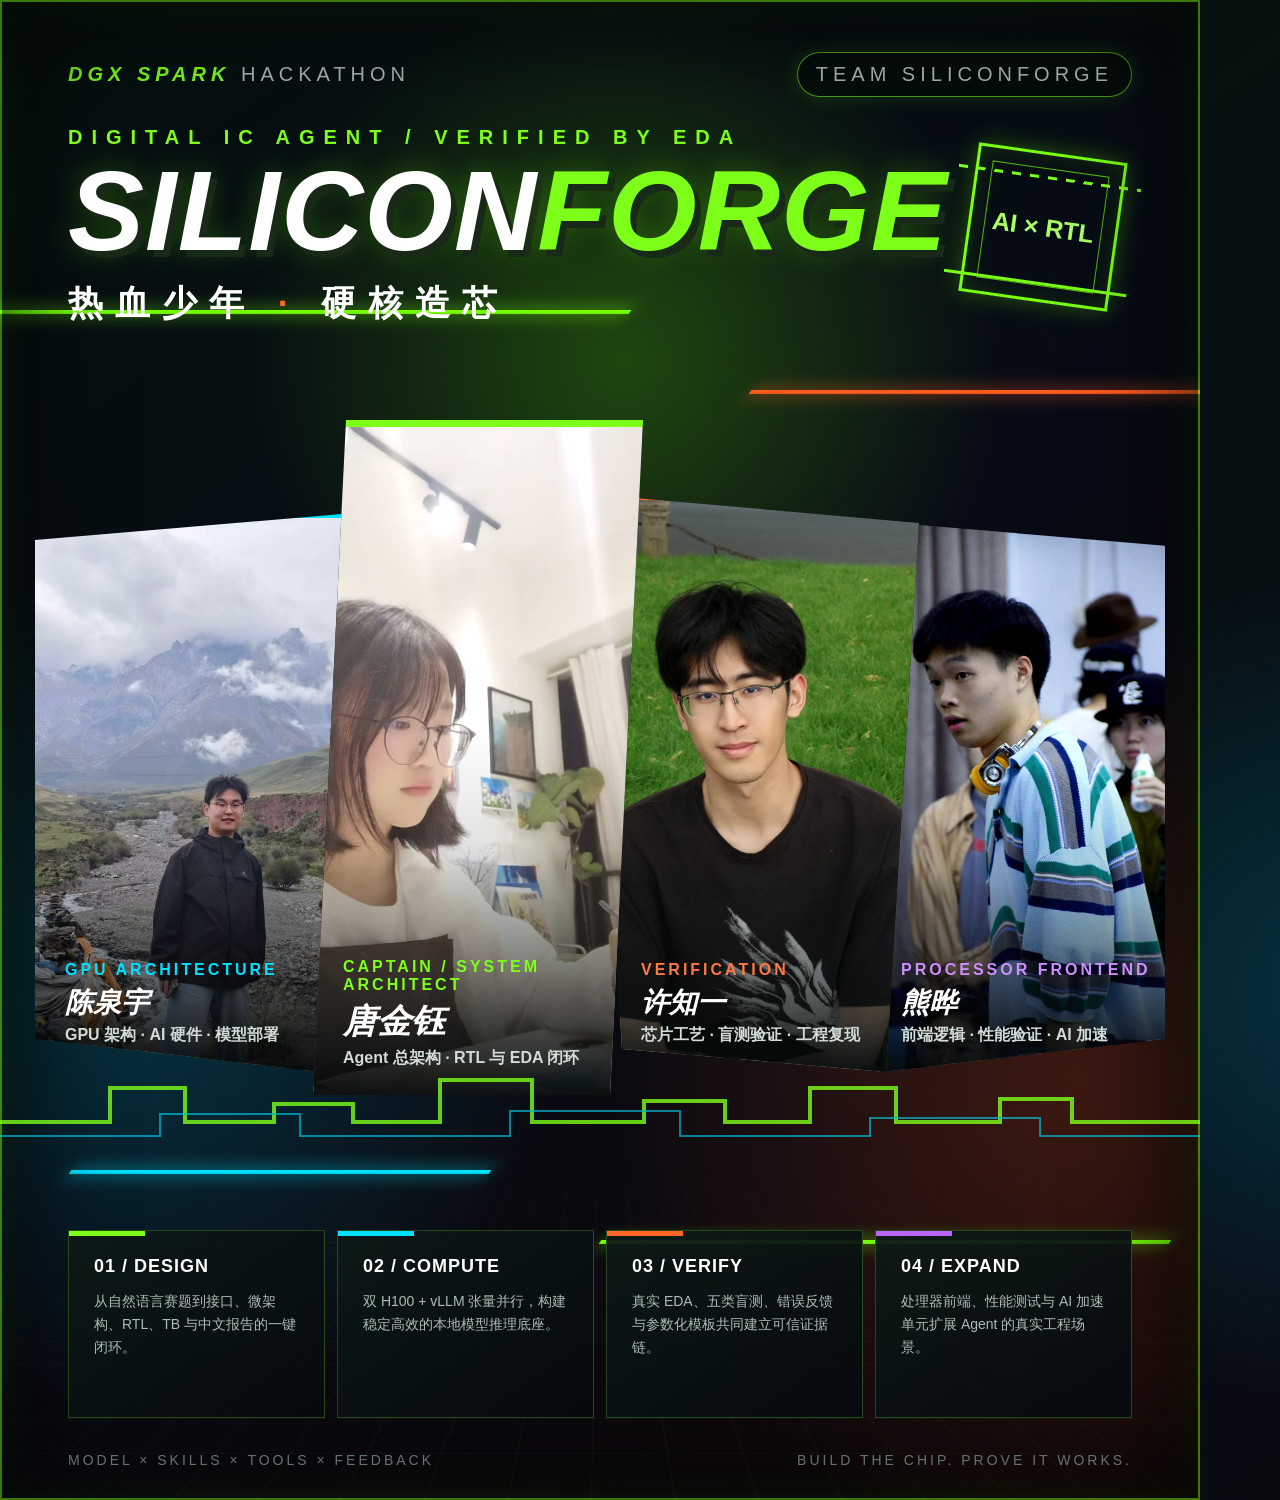
<file: docs/assets/team-poster.html>
<!doctype html>
<html lang="zh-CN">
<head>
  <meta charset="utf-8">
  <meta name="viewport" content="width=1200, initial-scale=1">
  <title>SiliconForge 团队海报</title>
  <style>
    * { box-sizing: border-box; }
    html, body { margin: 0; width: 1200px; height: 1500px; overflow: hidden; }
    body {
      font-family: "Microsoft YaHei", "Noto Sans SC", sans-serif;
      color: #fff;
      background:
        radial-gradient(circle at 52% 24%, rgba(111,255,0,.24), transparent 29%),
        radial-gradient(circle at 12% 66%, rgba(0,225,255,.18), transparent 29%),
        radial-gradient(circle at 90% 72%, rgba(255,91,29,.2), transparent 31%),
        linear-gradient(145deg, #06110f 0%, #070b15 50%, #100708 100%);
    }
    .poster { position: relative; width: 1200px; height: 1500px; isolation: isolate; overflow: hidden; }
    .poster::before {
      content: ""; position: absolute; inset: 0; opacity: .2; z-index: -1;
      background-image:
        linear-gradient(rgba(112,255,0,.18) 1px, transparent 1px),
        linear-gradient(90deg, rgba(112,255,0,.18) 1px, transparent 1px);
      background-size: 54px 54px;
      transform: perspective(700px) rotateX(56deg) scale(1.55) translateY(360px);
      transform-origin: center bottom;
    }
    .poster::after {
      content: ""; position: absolute; inset: 0; pointer-events: none;
      border: 2px solid rgba(120,255,0,.45);
      box-shadow: inset 0 0 120px rgba(0,0,0,.88), inset 0 0 40px rgba(116,255,0,.12);
    }
    .glitch { position: absolute; height: 4px; transform: skewX(-34deg); filter: drop-shadow(0 0 8px currentColor); }
    .g1 { left: -60px; top: 310px; width: 690px; color:#74ff00; background:currentColor; }
    .g2 { right:-70px; top: 390px; width:520px; color:#ff5a1f; background:currentColor; }
    .g3 { left:70px; top: 1170px; width:420px; color:#00e1ff; background:currentColor; }
    .g4 { right:30px; top: 1240px; width:570px; color:#74ff00; background:currentColor; }
    .topline { position:absolute; left:68px; right:68px; top:52px; display:flex; align-items:center; justify-content:space-between; font-size:20px; letter-spacing:5px; color:#aab8b4; }
    .topline b { color:#7dff19; font-style:italic; }
    .badge { border:1px solid rgba(124,255,24,.6); padding:10px 18px; border-radius:999px; background:rgba(4,14,10,.78); box-shadow:0 0 20px rgba(112,255,0,.16); }
    .hero { position:absolute; left:68px; top:126px; z-index:5; }
    .hero .micro { font-size:20px; letter-spacing:9px; color:#7dff19; font-weight:800; }
    .hero h1 { margin:12px 0 0; font-family:Impact, "Arial Black", sans-serif; font-size:114px; line-height:.87; letter-spacing:1px; font-style:italic; text-transform:uppercase; text-shadow:6px 7px 0 #182918, 0 0 28px rgba(114,255,0,.28); }
    .hero h1 span { color:#7dff19; }
    .hero h2 { margin:20px 0 0; font-size:35px; letter-spacing:12px; font-weight:900; }
    .hero h2 em { color:#ff6727; font-style:normal; }
    .chip { position:absolute; right:82px; top:152px; width:150px; height:150px; border:3px solid #78ff12; transform:rotate(8deg); box-shadow:0 0 25px rgba(112,255,0,.3), inset 0 0 25px rgba(112,255,0,.15); }
    .chip::before { content:"AI × RTL"; position:absolute; inset:13px; display:grid; place-items:center; border:1px solid rgba(112,255,0,.7); color:#a9ff62; font-weight:900; text-align:center; font-size:25px; line-height:1.15; }
    .chip::after { content:""; position:absolute; left:-20px; right:-20px; top:21px; height:3px; background:repeating-linear-gradient(90deg,#7dff19 0 9px,transparent 9px 18px); box-shadow:0 106px 0 #7dff19; }
    .team { position:absolute; left:35px; right:35px; top:420px; height:700px; z-index:4; }
    .person { position:absolute; overflow:hidden; background:#0a1210; box-shadow:0 28px 55px rgba(0,0,0,.58); }
    .person img { width:100%; height:100%; object-fit:cover; filter:contrast(1.07) saturate(.94); }
    .person::after { content:""; position:absolute; inset:0; background:linear-gradient(180deg,transparent 45%,rgba(2,6,5,.12) 63%,rgba(3,7,8,.96) 100%); }
    .captain { left:278px; top:0; width:330px; height:675px; z-index:4; clip-path:polygon(10% 0,100% 0,90% 100%,0 100%); border-top:7px solid #7dff19; }
    .captain img { object-position:54% 46%; }
    .left { left:0; top:92px; width:330px; height:560px; z-index:2; clip-path:polygon(0 5%,100% 0,86% 100%,0 94%); border-top:6px solid #00e1ff; }
    .left img { object-position:54% 43%; }
    .right { left:554px; top:74px; width:330px; height:578px; z-index:3; clip-path:polygon(0 0,100% 5%,90% 100%,10% 96%); border-top:6px solid #ff6727; }
    .right img { object-position:50% 31%; }
    .fourth { right:0; top:98px; width:330px; height:554px; z-index:2; clip-path:polygon(0 0,100% 5%,100% 94%,14% 100%); border-top:6px solid #bd66ff; }
    .fourth img { object-position:44% 30%; }
    .tag { position:absolute; z-index:8; bottom:26px; left:30px; right:30px; }
    .tag small { display:block; color:#7dff19; font-size:16px; letter-spacing:3px; font-weight:900; }
    .tag strong { display:block; margin-top:5px; font-size:34px; font-style:italic; }
    .tag p { margin:3px 0 0; color:#d1dbd7; font-size:16px; font-weight:700; }
    .left .tag small { color:#00e1ff; }
    .right .tag small { color:#ff7841; }
    .fourth .tag small { color:#cf8dff; }
    .right .tag { left:52px; right:18px; }
    .fourth .tag { left:66px; right:12px; }
    .left .tag strong, .right .tag strong, .fourth .tag strong { font-size:28px; }
    .roles { position:absolute; left:68px; right:68px; bottom:82px; display:grid; grid-template-columns:1fr 1fr 1fr 1fr; gap:12px; z-index:8; }
    .role { min-height:188px; position:relative; padding:25px 25px 20px; background:linear-gradient(145deg,rgba(13,25,23,.94),rgba(6,10,15,.94)); border:1px solid rgba(135,255,54,.24); overflow:hidden; }
    .role::before { content:""; position:absolute; left:0; top:0; width:76px; height:5px; background:#7dff19; }
    .role:nth-child(2)::before { background:#00e1ff; }
    .role:nth-child(3)::before { background:#ff6727; }
    .role:nth-child(4)::before { background:#bd66ff; }
    .role b { font-size:18px; letter-spacing:1px; }
    .role p { margin:13px 0 0; color:#aebdb7; font-size:14px; line-height:1.65; }
    .footer { position:absolute; left:68px; right:68px; bottom:32px; display:flex; justify-content:space-between; color:#65736f; font-size:14px; letter-spacing:3px; z-index:8; }
    .wave { position:absolute; left:0; right:0; top:1070px; height:85px; opacity:.8; z-index:6; }
    .wave svg { width:100%; height:100%; }
  </style>
</head>
<body>
  <main class="poster">
    <i class="glitch g1"></i><i class="glitch g2"></i><i class="glitch g3"></i><i class="glitch g4"></i>
    <div class="topline"><span><b>DGX SPARK</b> HACKATHON</span><span class="badge">TEAM SILICONFORGE</span></div>
    <section class="hero">
      <div class="micro">DIGITAL IC AGENT / VERIFIED BY EDA</div>
      <h1>SILICON<span>FORGE</span></h1>
      <h2>热血少年 <em>·</em> 硬核造芯</h2>
    </section>
    <div class="chip"></div>
    <section class="team">
      <article class="person left"><img src="team/chen-quanyu.jpg"><div class="tag"><small>GPU ARCHITECTURE</small><strong>陈泉宇</strong><p>GPU 架构 · AI 硬件 · 模型部署</p></div></article>
      <article class="person captain"><img src="team/tang-jinyu.jpg"><div class="tag"><small>CAPTAIN / SYSTEM ARCHITECT</small><strong>唐金钰</strong><p>Agent 总架构 · RTL 与 EDA 闭环</p></div></article>
      <article class="person right"><img src="team/xu-zhiyi.jpg"><div class="tag"><small>VERIFICATION</small><strong>许知一</strong><p>芯片工艺 · 盲测验证 · 工程复现</p></div></article>
      <article class="person fourth"><img src="team/xiong-ye.jpg"><div class="tag"><small>PROCESSOR FRONTEND</small><strong>熊晔</strong><p>前端逻辑 · 性能验证 · AI 加速</p></div></article>
    </section>
    <div class="wave"><svg viewBox="0 0 1200 85" preserveAspectRatio="none"><path d="M0 52H110V18H185V52H274V34H353V52H440V10H532V52H644V31H725V52H810V18H896V52H1000V29H1072V52H1200" fill="none" stroke="#7dff19" stroke-width="4"/><path d="M0 66H160V44H300V66H510V41H680V66H870V48H1040V66H1200" fill="none" stroke="#00e1ff" stroke-width="2" opacity=".7"/></svg></div>
    <section class="roles">
      <div class="role"><b>01 / DESIGN</b><p>从自然语言赛题到接口、微架构、RTL、TB 与中文报告的一键闭环。</p></div>
      <div class="role"><b>02 / COMPUTE</b><p>双 H100 + vLLM 张量并行，构建稳定高效的本地模型推理底座。</p></div>
      <div class="role"><b>03 / VERIFY</b><p>真实 EDA、五类盲测、错误反馈与参数化模板共同建立可信证据链。</p></div>
      <div class="role"><b>04 / EXPAND</b><p>处理器前端、性能测试与 AI 加速单元扩展 Agent 的真实工程场景。</p></div>
    </section>
    <footer class="footer"><span>MODEL × SKILLS × TOOLS × FEEDBACK</span><span>BUILD THE CHIP. PROVE IT WORKS.</span></footer>
  </main>
</body>
</html>
</file>
